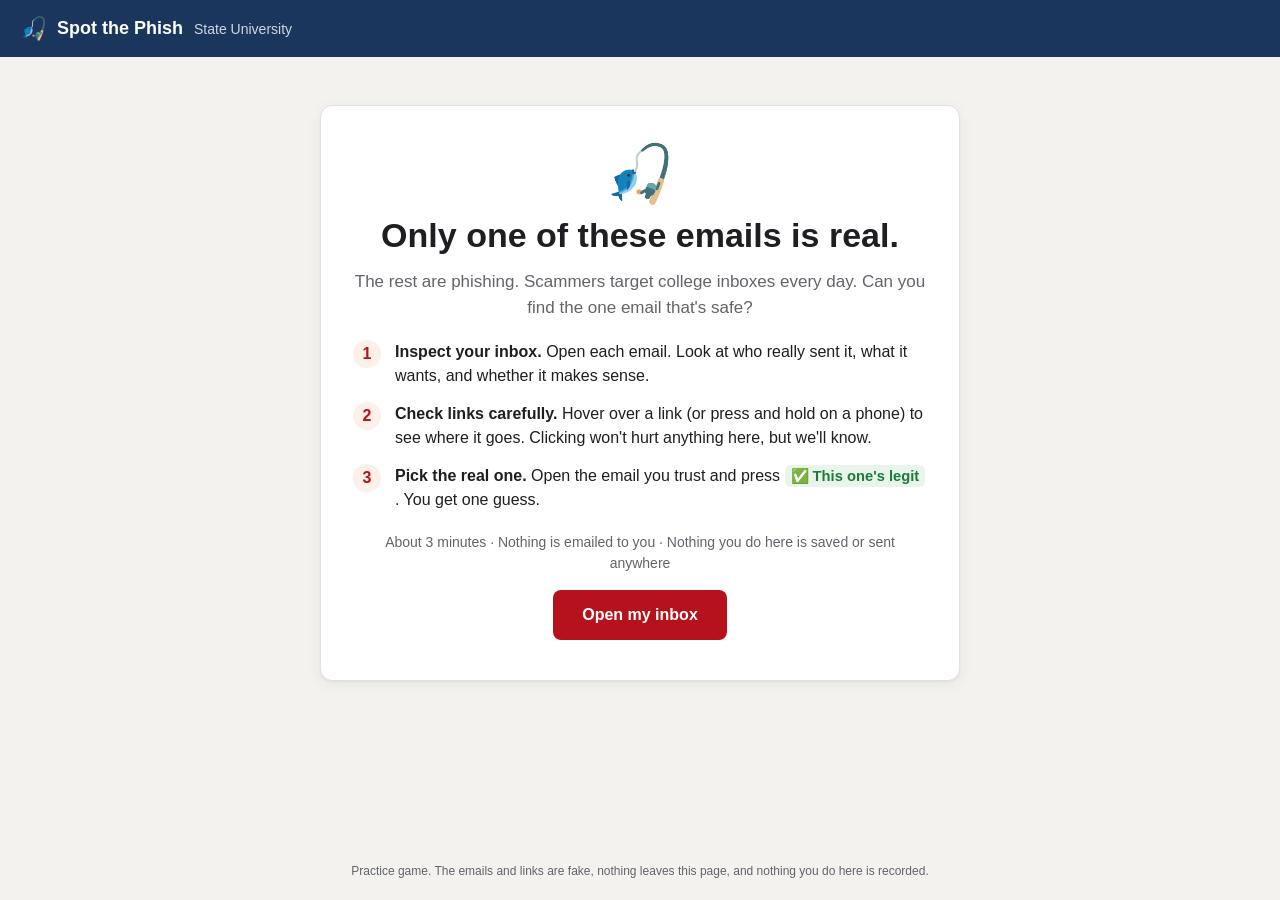
<file: index.html>
<!doctype html>
<html lang="en">
<head>
  <meta charset="utf-8">
  <meta name="viewport" content="width=device-width, initial-scale=1">
  <title>Spot the Phish</title>
  <meta name="robots" content="noindex, nofollow">
  <meta name="description" content="Only one email is real. A phishing awareness game.">
  <link rel="icon" href="data:image/svg+xml,<svg xmlns='http://www.w3.org/2000/svg' viewBox='0 0 100 100'><text y='.9em' font-size='90'>🎣</text></svg>">
  <link rel="stylesheet" href="styles.css">
</head>
<body>
  <header class="topbar">
    <div class="brand">
      <span class="brand-mark" aria-hidden="true">🎣</span>
      <span class="brand-text">Spot the Phish <span class="brand-sub"></span></span>
    </div>
    <div class="progress" id="progress" aria-live="polite"></div>
  </header>

  <main id="app"></main>

  <footer class="footer">
    Practice game. The emails and links are fake, nothing leaves this page, and nothing you do here is recorded.
  </footer>

  <div id="status-bar" class="status-bar" hidden></div>
  <button id="toast" class="toast" type="button" hidden></button>

  <div id="modal-backdrop" class="modal-backdrop" hidden>
    <div class="modal" role="dialog" aria-modal="true" aria-labelledby="modal-title">
      <h2 id="modal-title"></h2>
      <div id="modal-body"></div>
      <div id="modal-actions" class="modal-actions"></div>
    </div>
  </div>

  <script src="emails.js"></script>
  <script src="game.js"></script>
</body>
</html>
</file>
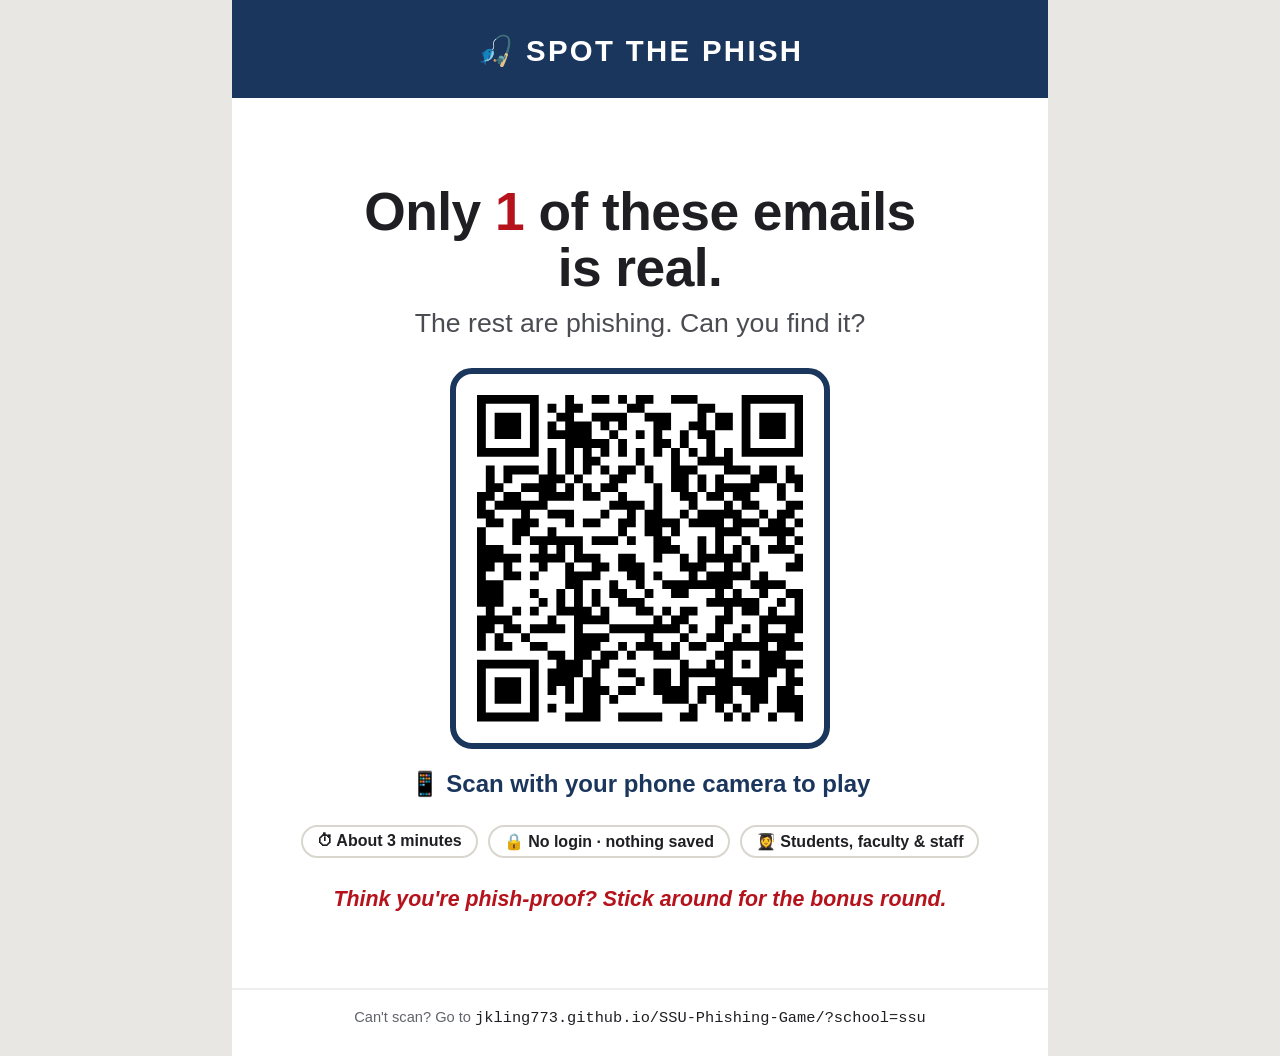
<file: print/sign.html>
<!doctype html>
<html lang="en">
<head>
<meta charset="utf-8">
<title>Spot the Phish Sign</title>
<!-- Printable table sign. Open in a browser and print (Letter, portrait, "Background graphics" on),
     or use sign.pdf. The QR code points to: https://jkling773.github.io/SSU-Phishing-Game/?school=ssu -->
<style>
  @page { size: letter portrait; margin: 0; }
  * { box-sizing: border-box; }
  html, body { margin: 0; background: #e9e7e3; }
  body { font-family: -apple-system, BlinkMacSystemFont, "Segoe UI", Roboto, Helvetica, Arial, sans-serif; color: #1f1f23; }
  .page {
    width: 8.5in; height: 11in; margin: 0 auto; background: #fff;
    display: flex; flex-direction: column; overflow: hidden;
    -webkit-print-color-adjust: exact; print-color-adjust: exact;
  }
  .band { background: #1b365d; color: #fff; padding: 0.35in 0.6in 0.32in; text-align: center; }
  .brand { font-size: 22pt; font-weight: 800; letter-spacing: 0.08em; text-transform: uppercase; }
  .brand span { margin-right: 10px; }
  .main { flex: 1; display: flex; flex-direction: column; align-items: center; justify-content: center; padding: 0.3in 0.6in 0.2in; text-align: center; }
  h1 { font-size: 40pt; line-height: 1.05; margin: 0 0 12px; letter-spacing: -0.01em; }
  h1 .one { color: #b5121b; }
  .sub { font-size: 20pt; color: #4a4c52; margin: 0 0 0.3in; }
  .qr-wrap { border: 6px solid #1b365d; border-radius: 22px; padding: 0.22in; background: #fff; }
  .qr-wrap svg { display: block; width: 3.4in; height: 3.4in; }
  .scan { font-size: 18pt; font-weight: 700; margin: 0.22in 0 0.28in; color: #1b365d; }
  .pills { display: flex; gap: 10px; justify-content: center; flex-wrap: wrap; margin-bottom: 0.3in; }
  .pill { border: 2px solid #d9d6d0; border-radius: 999px; padding: 5px 14px; font-size: 12pt; font-weight: 600; }
  .teaser { font-size: 16pt; font-style: italic; color: #b5121b; font-weight: 600; margin: 0; }
  .foot { border-top: 2px solid #eee; padding: 0.2in 0.6in 0.3in; text-align: center; font-size: 11pt; color: #62646b; }
  .url { font-family: ui-monospace, Menlo, monospace; color: #1f1f23; font-size: 11.5pt; }
  @media print { html, body { background: #fff; } }
</style>
</head>
<body>
  <div class="page">
    <div class="band"><div class="brand"><span aria-hidden="true">🎣</span>Spot the Phish</div></div>
    <div class="main">
      <h1>Only <span class="one">1</span> of these emails<br>is real.</h1>
      <p class="sub">The rest are phishing. Can you find it?</p>
      <div class="qr-wrap"><svg viewBox="0 0 370 370" class="segno"><path transform="scale(10)" class="qrline" stroke="#000" d="M0 0.5h7m3 0h1m2 0h2m1 0h1m1 0h2m2 0h3m5 0h7m-37 1h1m5 0h1m1 0h1m1 0h2m5 0h2m6 0h2m3 0h1m5 0h1m-37 1h1m1 0h3m1 0h1m2 0h2m2 0h4m2 0h3m3 0h1m1 0h2m1 0h1m1 0h3m1 0h1m-37 1h1m1 0h3m1 0h1m1 0h1m1 0h3m1 0h1m1 0h1m3 0h2m2 0h2m1 0h2m1 0h1m1 0h3m1 0h1m-37 1h1m1 0h3m1 0h1m1 0h5m2 0h1m2 0h1m1 0h1m2 0h1m1 0h2m3 0h1m1 0h3m1 0h1m-37 1h1m5 0h1m3 0h5m1 0h1m3 0h2m1 0h1m2 0h1m3 0h1m5 0h1m-37 1h7m1 0h1m1 0h1m1 0h1m1 0h1m1 0h1m1 0h1m1 0h1m1 0h1m1 0h1m1 0h1m1 0h1m1 0h7m-29 1h1m1 0h1m1 0h2m4 0h1m3 0h1m2 0h4m-28 1h1m1 0h4m1 0h1m1 0h1m1 0h1m1 0h1m1 0h2m1 0h1m2 0h3m3 0h3m1 0h2m1 0h1m-35 1h1m1 0h1m3 0h3m1 0h1m3 0h2m2 0h1m2 0h2m1 0h1m1 0h1m3 0h3m1 0h2m-36 1h2m2 0h4m1 0h1m1 0h1m1 0h2m4 0h1m1 0h2m1 0h1m1 0h5m2 0h1m1 0h1m-37 1h2m1 0h2m2 0h4m1 0h2m2 0h1m3 0h1m2 0h2m1 0h2m1 0h2m3 0h1m-35 1h1m1 0h6m7 0h4m1 0h1m3 0h1m3 0h1m1 0h2m3 0h2m-37 1h2m3 0h1m2 0h3m3 0h1m2 0h1m1 0h2m2 0h1m1 0h5m2 0h1m1 0h2m-35 1h2m1 0h3m3 0h1m1 0h2m2 0h2m1 0h4m1 0h4m1 0h3m1 0h2m1 0h1m-37 1h1m3 0h2m2 0h1m7 0h1m2 0h2m1 0h1m4 0h3m2 0h4m-36 1h1m3 0h1m1 0h6m1 0h3m1 0h1m2 0h2m3 0h1m1 0h1m2 0h1m3 0h1m1 0h1m-37 1h3m4 0h1m1 0h1m1 0h1m8 0h3m2 0h1m1 0h1m1 0h1m1 0h1m1 0h3m-36 1h5m1 0h4m1 0h3m2 0h2m2 0h1m2 0h1m1 0h5m1 0h1m4 0h1m-37 1h2m1 0h1m3 0h1m2 0h1m2 0h2m1 0h3m4 0h3m2 0h1m1 0h1m4 0h2m-37 1h1m2 0h2m1 0h1m3 0h4m3 0h2m1 0h1m3 0h1m1 0h5m1 0h1m-33 1h3m7 0h2m3 0h1m2 0h1m2 0h8m2 0h4m-35 1h3m3 0h1m2 0h1m1 0h1m1 0h1m1 0h2m2 0h1m2 0h2m3 0h1m1 0h1m2 0h1m2 0h2m-37 1h3m4 0h1m1 0h1m1 0h1m1 0h1m2 0h3m7 0h6m2 0h1m1 0h1m-36 1h1m2 0h1m1 0h1m2 0h4m1 0h1m3 0h2m1 0h1m1 0h2m3 0h1m1 0h2m1 0h1m2 0h1m-37 1h4m4 0h1m2 0h4m5 0h1m1 0h2m3 0h2m3 0h5m-37 1h2m1 0h2m1 0h4m1 0h1m3 0h8m1 0h1m2 0h1m2 0h1m1 0h1m2 0h2m-37 1h1m1 0h1m2 0h1m5 0h4m4 0h1m3 0h1m2 0h2m1 0h1m2 0h4m-36 1h1m1 0h2m2 0h2m3 0h3m2 0h1m1 0h3m1 0h1m1 0h2m2 0h5m1 0h3m-29 1h2m1 0h2m1 0h2m1 0h1m2 0h3m4 0h2m3 0h3m-35 1h7m2 0h3m1 0h2m8 0h1m2 0h1m1 0h1m1 0h1m1 0h5m-37 1h1m5 0h1m1 0h4m1 0h1m2 0h2m2 0h2m1 0h6m3 0h2m1 0h1m-36 1h1m1 0h3m1 0h1m1 0h3m1 0h2m4 0h1m1 0h2m1 0h1m3 0h6m2 0h2m-37 1h1m1 0h3m1 0h1m1 0h1m1 0h1m1 0h3m1 0h2m2 0h4m1 0h4m1 0h3m1 0h2m-36 1h1m1 0h3m1 0h1m3 0h1m1 0h2m1 0h1m5 0h3m1 0h1m1 0h2m2 0h2m1 0h3m-37 1h1m5 0h1m1 0h1m3 0h2m10 0h1m2 0h1m1 0h1m1 0h1m2 0h3m-37 1h7m3 0h4m2 0h5m2 0h2m3 0h1m1 0h1m2 0h1m2 0h1"/></svg></div>
      <div class="scan">📱 Scan with your phone camera to play</div>
      <div class="pills">
        <span class="pill">⏱ About 3 minutes</span>
        <span class="pill">🔒 No login · nothing saved</span>
        <span class="pill">👩‍🎓 Students, faculty &amp; staff</span>
      </div>
      <p class="teaser">Think you're phish-proof? Stick around for the bonus round.</p>
    </div>
    <div class="foot">Can't scan? Go to <span class="url">jkling773.github.io/SSU-Phishing-Game/?school=ssu</span></div>
  </div>
</body>
</html>
</file>
<file: styles.css>
:root {
  --navy: #1b365d;
  --red: #b5121b;
  --red-dark: #8e0e15;
  --orange: #e8671c;
  --ink: #1f1f23;
  --muted: #62646b;
  --line: #e2e1de;
  --bg: #f4f2ef;
  --card: #ffffff;
  --hover: #f7f5f2;
  --active: #fdf0e8;
  --link: #1a5fb4;
  --flag-bg: #fff2c4;
  --flag-line: #d99a00;
  --good: #1e7a38;
  --good-bg: #e7f5ea;
  --bad-bg: #fdeaea;
  --radius: 12px;
  --shadow: 0 1px 2px rgba(0, 0, 0, 0.05), 0 4px 16px rgba(0, 0, 0, 0.05);
  --font: -apple-system, BlinkMacSystemFont, "Segoe UI", Roboto, Helvetica, Arial, sans-serif;
}

* { box-sizing: border-box; }

html, body { margin: 0; }

body {
  font-family: var(--font);
  color: var(--ink);
  background: var(--bg);
  line-height: 1.5;
  min-height: 100vh;
  display: flex;
  flex-direction: column;
}

button { font: inherit; color: inherit; }

/* ---------- top bar ---------- */

.topbar {
  display: flex;
  align-items: center;
  justify-content: space-between;
  gap: 12px;
  padding: 12px 20px;
  background: var(--navy);
  color: #fff;
}
.brand { display: flex; align-items: center; gap: 10px; font-weight: 700; font-size: 18px; }
.brand-mark { font-size: 22px; }
.brand-sub { font-weight: 500; opacity: 0.8; font-size: 14px; margin-left: 6px; }
.progress { display: flex; gap: 8px; flex-wrap: wrap; justify-content: flex-end; }
.pill {
  background: rgba(255, 255, 255, 0.18);
  border-radius: 999px;
  padding: 3px 12px;
  font-size: 13px;
  font-weight: 600;
  white-space: nowrap;
}

main {
  flex: 1;
  width: 100%;
  max-width: 1180px;
  margin: 0 auto;
  padding: 24px 20px;
}

.footer {
  text-align: center;
  font-size: 12px;
  color: var(--muted);
  padding: 12px 16px 20px;
}

/* ---------- shared ---------- */

.card {
  background: var(--card);
  border: 1px solid var(--line);
  border-radius: var(--radius);
  box-shadow: var(--shadow);
  padding: 24px;
}
.card h3 { margin: 0 0 12px; font-size: 17px; }

.btn {
  border: 1px solid transparent;
  border-radius: 8px;
  padding: 8px 16px;
  font-weight: 600;
  cursor: pointer;
  transition: background 0.15s, border-color 0.15s, transform 0.05s;
}
.btn:active { transform: translateY(1px); }
.btn:focus-visible, .mail-item:focus-visible, .email-link:focus-visible {
  outline: 3px solid var(--orange);
  outline-offset: 2px;
}
.btn-primary { background: var(--red); color: #fff; }
.btn-primary:hover { background: var(--red-dark); }
.btn-ghost { background: transparent; border-color: var(--line); }
.btn-ghost:hover { background: var(--hover); }
.btn-lg { padding: 12px 28px; font-size: 16px; }
.btn-report { background: var(--bad-bg); color: var(--red-dark); border-color: #f1c4c4; }
.btn-report:hover { background: #fbdcdc; }

.lead { font-size: 17px; color: var(--muted); margin: 0 0 20px; }

.kbd {
  display: inline-block;
  background: var(--bad-bg);
  color: var(--red-dark);
  border-radius: 6px;
  padding: 0 6px;
  font-weight: 600;
  font-size: 0.92em;
  white-space: nowrap;
}

/* ---------- intro ---------- */

.intro { max-width: 640px; margin: 24px auto; text-align: center; padding: 40px 32px; }
.intro-hook { font-size: 56px; line-height: 1; margin-bottom: 8px; }
.intro h1 { margin: 0 0 8px; font-size: clamp(26px, 5vw, 34px); }
.steps { list-style: none; padding: 0; margin: 0 0 20px; text-align: left; display: grid; gap: 14px; }
.steps li { display: flex; gap: 14px; align-items: flex-start; }
.step-n {
  flex: none;
  width: 28px; height: 28px;
  border-radius: 50%;
  background: var(--active);
  color: var(--red);
  font-weight: 700;
  display: grid; place-items: center;
}
.meta-line { color: var(--muted); font-size: 14px; margin: 0 0 16px; }

/* ---------- inbox ---------- */

.mail {
  display: grid;
  grid-template-columns: 360px 1fr;
  background: var(--card);
  border: 1px solid var(--line);
  border-radius: var(--radius);
  box-shadow: var(--shadow);
  overflow: hidden;
  height: calc(100vh - 170px);
  min-height: 540px;
}
.mail-list { border-right: 1px solid var(--line); overflow-y: auto; }
.mail-list-head {
  position: sticky; top: 0;
  background: var(--card);
  padding: 14px 16px;
  font-weight: 700;
  font-size: 18px;
  border-bottom: 1px solid var(--line);
  display: flex; align-items: baseline; justify-content: space-between;
}
.count { font-size: 13px; font-weight: 500; color: var(--muted); }
.mail-list ul { list-style: none; margin: 0; padding: 0; }
.mail-item {
  display: flex;
  gap: 12px;
  width: 100%;
  text-align: left;
  background: none;
  border: none;
  border-bottom: 1px solid var(--line);
  border-left: 3px solid transparent;
  padding: 14px 16px 14px 13px;
  cursor: pointer;
}
.mail-item:hover { background: var(--hover); }
.mail-item.active { background: var(--active); border-left-color: var(--orange); }
.mail-item.unread { border-left-color: var(--red); }
.mail-item.unread .mail-from, .mail-item.unread .mail-subject { font-weight: 700; }
.mail-item-text { min-width: 0; flex: 1; }
.mail-item-top { display: flex; justify-content: space-between; gap: 8px; }
.mail-from { white-space: nowrap; overflow: hidden; text-overflow: ellipsis; }
.mail-time { font-size: 12px; color: var(--muted); white-space: nowrap; }
.mail-subject { font-size: 14px; white-space: nowrap; overflow: hidden; text-overflow: ellipsis; }
.mail-preview { font-size: 13px; color: var(--muted); white-space: nowrap; overflow: hidden; text-overflow: ellipsis; }

.avatar {
  flex: none;
  width: 40px; height: 40px;
  border-radius: 50%;
  color: #fff;
  font-weight: 700;
  font-size: 15px;
  display: grid; place-items: center;
}
.avatar.sm { width: 34px; height: 34px; font-size: 13px; }

.reader { display: flex; flex-direction: column; min-width: 0; min-height: 0; }
.reader-toolbar {
  display: flex; justify-content: flex-end; gap: 8px;
  padding: 10px 16px;
  border-bottom: 1px solid var(--line);
}
.back-btn { display: none; margin-right: auto; }
.reader-scroll { overflow-y: auto; flex: 1; padding: 24px 28px 40px; }
.reader-empty {
  flex: 1;
  display: flex; flex-direction: column; align-items: center; justify-content: center;
  color: var(--muted);
  text-align: center;
  padding: 24px;
}
.reader-empty p { margin: 4px 0; }
.reader-empty-icon { font-size: 42px; opacity: 0.6; }
.hint { font-size: 14px; }

/* ---------- email ---------- */

.email-subject { font-size: 21px; margin: 0 0 16px; line-height: 1.3; }
.email-meta { display: flex; gap: 12px; align-items: flex-start; margin-bottom: 20px; padding-bottom: 16px; border-bottom: 1px solid var(--line); }
.meta-main { flex: 1; min-width: 0; }
.from { overflow-wrap: anywhere; }
.addr { color: var(--muted); font-size: 14px; }
.to { color: var(--muted); font-size: 13px; overflow-wrap: anywhere; }
.time { color: var(--muted); font-size: 13px; white-space: nowrap; }
.email-body { font-size: 15px; max-width: 640px; overflow-wrap: anywhere; }
.email-body p { margin: 0 0 14px; }
.email-body ul { margin: 0 0 14px; padding-left: 22px; }
.email-body blockquote {
  margin: 0 0 14px;
  padding: 10px 14px;
  border-left: 3px solid #6264a7;
  background: #f3f3fa;
  border-radius: 4px;
}
.email-link { color: var(--link); cursor: pointer; }
.email-btn {
  display: inline-block;
  margin-top: 6px;
  padding: 10px 22px;
  background: #1f5fbf;
  color: #fff;
  text-decoration: none;
  font-weight: 700;
  border-radius: 4px;
  letter-spacing: 0.02em;
}
.email-btn:hover { background: #174a96; }
.email-btn-teams { background: #5b5fc7; }
.email-btn-teams:hover { background: #4a4eb0; }
.fine-print { font-size: 12px; color: var(--muted); }

/* red flags are invisible during play and highlighted on reveal */
.revealed .flag {
  background: var(--flag-bg);
  box-shadow: 0 0 0 2px var(--flag-line);
  border-radius: 4px;
  padding: 1px 3px;
}
.revealed .flag::before {
  content: attr(data-flag);
  display: inline-grid;
  place-items: center;
  width: 20px; height: 20px;
  margin-right: 6px;
  border-radius: 50%;
  background: var(--red);
  color: #fff;
  font-size: 12px;
  font-weight: 700;
  vertical-align: 1px;
  letter-spacing: 0;
}
.revealed .flag-block { display: block; padding: 8px 10px 2px; margin-bottom: 14px; }
.revealed .flag-block ul { margin-top: 6px; }
.revealed .email-btn.flag { padding: 10px 22px; box-shadow: 0 0 0 3px var(--flag-line); background: #1f5fbf; }
.revealed .addr.flag { color: var(--ink); }

/* ---------- reveal ---------- */

.reveal { display: grid; gap: 20px; }
.banner {
  display: flex; gap: 14px; align-items: center;
  border-radius: var(--radius);
  padding: 16px 20px;
  font-size: 16px;
  scroll-margin-top: 16px;
}
.banner-icon { font-size: 30px; }
.banner-good { background: var(--good-bg); border: 1px solid #b9e0c3; }
.banner-bad { background: var(--bad-bg); border: 1px solid #f1c4c4; }
.reveal-grid { display: grid; grid-template-columns: 1.3fr 1fr; gap: 20px; align-items: start; }
.flag-list { list-style: none; margin: 0; padding: 0; display: grid; gap: 14px; }
.flag-list li { display: flex; gap: 12px; }
.flag-n {
  flex: none;
  width: 24px; height: 24px;
  border-radius: 50%;
  background: var(--red);
  color: #fff;
  font-size: 13px;
  font-weight: 700;
  display: grid; place-items: center;
  margin-top: 1px;
}
.safe-list { list-style: none; margin: 0; padding: 0; display: grid; gap: 12px; }
.safe-list li { border: 1px solid var(--line); border-radius: 10px; padding: 12px 14px; }
.safe-list li.picked { border-color: #f1c4c4; background: #fff8f8; }
.safe-list p { margin: 8px 0 0; color: var(--muted); font-size: 14px; }
.safe-head { display: flex; gap: 10px; align-items: flex-start; }
.safe-head > div { flex: 1; min-width: 0; }
.safe-check {
  flex: none;
  width: 22px; height: 22px;
  border-radius: 50%;
  background: var(--good-bg);
  color: var(--good);
  font-weight: 700;
  display: grid; place-items: center;
  font-size: 13px;
  margin-top: 1px;
}
.safe-from { font-size: 13px; color: var(--muted); overflow-wrap: anywhere; }
.tag {
  flex: none;
  font-size: 12px; font-weight: 600;
  color: var(--red-dark);
  background: var(--bad-bg);
  border-radius: 999px;
  padding: 2px 10px;
  white-space: nowrap;
}
.reveal-actions, .end-actions { text-align: center; }

/* ---------- end ---------- */

.end { max-width: 680px; margin: 12px auto; text-align: center; padding: 36px 32px; }
.end-icon { font-size: 56px; line-height: 1; }
.end-score { margin: 10px 0 0; font-weight: 700; color: var(--red); letter-spacing: 0.03em; text-transform: uppercase; font-size: 14px; }
.end h1 { margin: 4px 0 8px; font-size: clamp(26px, 5vw, 32px); }
.end h3 { text-align: left; margin-top: 8px; }
.tips { text-align: left; padding-left: 22px; margin: 0 0 24px; display: grid; gap: 10px; }

/* ---------- link status bar + modal ---------- */

.status-bar {
  position: fixed;
  left: 8px; bottom: 8px;
  max-width: calc(100vw - 16px);
  background: #2b2b30;
  color: #fff;
  font-size: 13px;
  font-family: ui-monospace, SFMono-Regular, Menlo, monospace;
  padding: 6px 10px;
  border-radius: 6px;
  box-shadow: 0 2px 10px rgba(0, 0, 0, 0.25);
  overflow: hidden;
  text-overflow: ellipsis;
  white-space: nowrap;
  z-index: 50;
  pointer-events: none;
}

.modal-backdrop {
  position: fixed; inset: 0;
  background: rgba(20, 20, 24, 0.5);
  display: grid; place-items: center;
  padding: 16px;
  z-index: 100;
}
.modal-backdrop[hidden] { display: none; }
.modal {
  background: var(--card);
  border-radius: var(--radius);
  box-shadow: 0 10px 40px rgba(0, 0, 0, 0.25);
  padding: 24px;
  width: 100%;
  max-width: 460px;
}
.modal h2 { margin: 0 0 10px; font-size: 20px; }
.modal p { margin: 0 0 12px; }
.modal-actions { display: flex; justify-content: flex-end; gap: 8px; flex-wrap: wrap; margin-top: 8px; }
.url-box {
  font-family: ui-monospace, SFMono-Regular, Menlo, monospace;
  font-size: 14px;
  background: var(--bg);
  border: 1px solid var(--line);
  border-radius: 8px;
  padding: 10px 12px;
  overflow-wrap: anywhere;
}

/* ---------- mobile ---------- */

@media (max-width: 900px) {
  .reveal-grid { grid-template-columns: 1fr; }
}

@media (max-width: 760px) {
  main { padding: 16px; }
  .topbar { padding: 10px 16px; }
  .brand-sub { display: none; }
  .card { padding: 18px; }
  .intro, .end { padding: 28px 18px; margin: 8px auto; }

  .mail { grid-template-columns: 1fr; height: auto; min-height: 0; overflow: clip; }
  .mail-list { border-right: none; }
  .mail.reading .mail-list { display: none; }
  .mail:not(.reading) .reader { display: none; }
  .back-btn { display: inline-block; }
  .reader-toolbar { position: sticky; top: 0; background: var(--card); z-index: 2; }
  .reader-scroll { padding: 18px 16px 28px; overflow: visible; }
  .email-subject { font-size: 19px; }
  .time { display: none; }
}

/* ---------- v2: find-the-real-email flow ---------- */

.kbd-good { background: var(--good-bg); color: var(--good); }
.btn-legit { background: var(--good-bg); color: var(--good); border-color: #b9e0c3; }
.btn-legit:hover { background: #d6eedc; }

/* review mode */
.banner { margin-bottom: 16px; flex-wrap: wrap; }
.banner-text { flex: 1; min-width: 220px; }
.mail.with-banner { height: calc(100vh - 260px); }
.badges { display: flex; gap: 6px; margin-top: 6px; }
.badge {
  font-size: 11px; font-weight: 700;
  text-transform: uppercase; letter-spacing: 0.04em;
  border-radius: 999px;
  padding: 1px 8px;
}
.badge-phish { background: var(--bad-bg); color: var(--red-dark); }
.badge-legit { background: var(--good-bg); color: var(--good); }
.badge-pick { background: #eceaf8; color: #4b43a8; }
.verdict {
  display: flex; align-items: center; justify-content: space-between; gap: 8px; flex-wrap: wrap;
  border-radius: 8px;
  padding: 10px 14px;
  margin-bottom: 20px;
}
.verdict-phish { background: var(--bad-bg); color: var(--red-dark); }
.verdict-legit { background: var(--good-bg); color: var(--good); }
.explain { margin-top: 12px; padding-top: 18px; border-top: 1px solid var(--line); max-width: 640px; }
.explain h3 { margin: 0 0 12px; font-size: 16px; }
.check-list { list-style: none; margin: 0; padding: 0; display: grid; gap: 10px; }
.check-list li { display: flex; gap: 10px; }
.check {
  flex: none;
  width: 22px; height: 22px;
  border-radius: 50%;
  background: var(--good-bg);
  color: var(--good);
  font-weight: 700;
  font-size: 13px;
  display: grid; place-items: center;
}

/* shared-document email */
.share-card { display: flex; gap: 14px; align-items: center; border: 1px solid var(--line); border-radius: 8px; padding: 14px; margin-bottom: 14px; }
.share-icon { font-size: 30px; }
.share-card p { margin: 0; }
.share-file { color: var(--link); font-weight: 600; }
.email-btn-ms { background: #0f6cbd; }
.email-btn-ms:hover { background: #0c5a9e; }

/* results */
.results { max-width: 680px; margin: 12px auto; text-align: center; padding: 36px 32px; }
.results h1 { margin: 6px 0 8px; font-size: clamp(26px, 5vw, 32px); }
.stats { display: grid; grid-template-columns: repeat(3, 1fr); gap: 12px; margin: 8px 0 24px; }
.stat { border: 1px solid var(--line); border-radius: 10px; padding: 14px 10px; }
.stat-value { font-size: 28px; font-weight: 800; line-height: 1.2; }
.stat-label { font-size: 13px; color: var(--muted); }
.stat-good .stat-value { color: var(--good); }
.stat-bad .stat-value { color: var(--red); }
.results-actions { min-height: 52px; }
.inbox-btn { animation: pop 0.35s ease-out; }
.new-badge {
  background: #fff; color: var(--red);
  border-radius: 999px;
  font-size: 12px;
  padding: 1px 8px;
  margin-left: 6px;
}
@keyframes pop { from { transform: scale(0.9); opacity: 0; } to { transform: scale(1); opacity: 1; } }

/* new-mail toast */
.toast {
  position: fixed;
  top: 72px; right: 16px;
  max-width: min(360px, calc(100vw - 32px));
  display: flex; gap: 12px; align-items: center;
  text-align: left;
  background: var(--card);
  border: 1px solid var(--line);
  border-left: 4px solid var(--red);
  border-radius: 10px;
  box-shadow: 0 8px 30px rgba(0, 0, 0, 0.18);
  padding: 12px 16px;
  cursor: pointer;
  z-index: 60;
  transform: translateX(120%);
  transition: transform 0.35s ease-out;
}
.toast.show { transform: translateX(0); }
.toast[hidden] { display: none; }
.toast-icon { font-size: 26px; }
.toast-text { font-size: 14px; line-height: 1.35; }

/* final (bonus reveal) */
.final { display: grid; gap: 20px; }
.hero { border-radius: var(--radius); padding: 40px 24px; text-align: center; }
.hero-bad { background: linear-gradient(135deg, var(--red-dark), var(--red) 55%, var(--orange)); color: #fff; }
.hero-good { background: var(--good-bg); border: 1px solid #b9e0c3; }
.hero-icon { font-size: 56px; line-height: 1; }
.hero-title { font-size: clamp(30px, 7vw, 54px); margin: 10px 0 12px; letter-spacing: 0.01em; line-height: 1.1; }
.hero-bad .hero-title { animation: pop 0.4s ease-out; }
.hero p { max-width: 560px; margin: 0 auto; font-size: 17px; }
.lesson h2 { margin: 0 0 10px; font-size: 22px; }
.lesson p { margin: 0 0 12px; }
.callout { background: var(--active); border-left: 4px solid var(--orange); border-radius: 8px; padding: 12px 16px; }
.url-bad { border-color: #f1c4c4; background: var(--bad-bg); }
.url-good { border-color: #b9e0c3; background: var(--good-bg); }

@media (max-width: 760px) {
  .mail.with-banner { height: auto; }
  .stats { grid-template-columns: 1fr; }
  .results { padding: 28px 18px; }
  .toast { top: 64px; }
}
</file>
